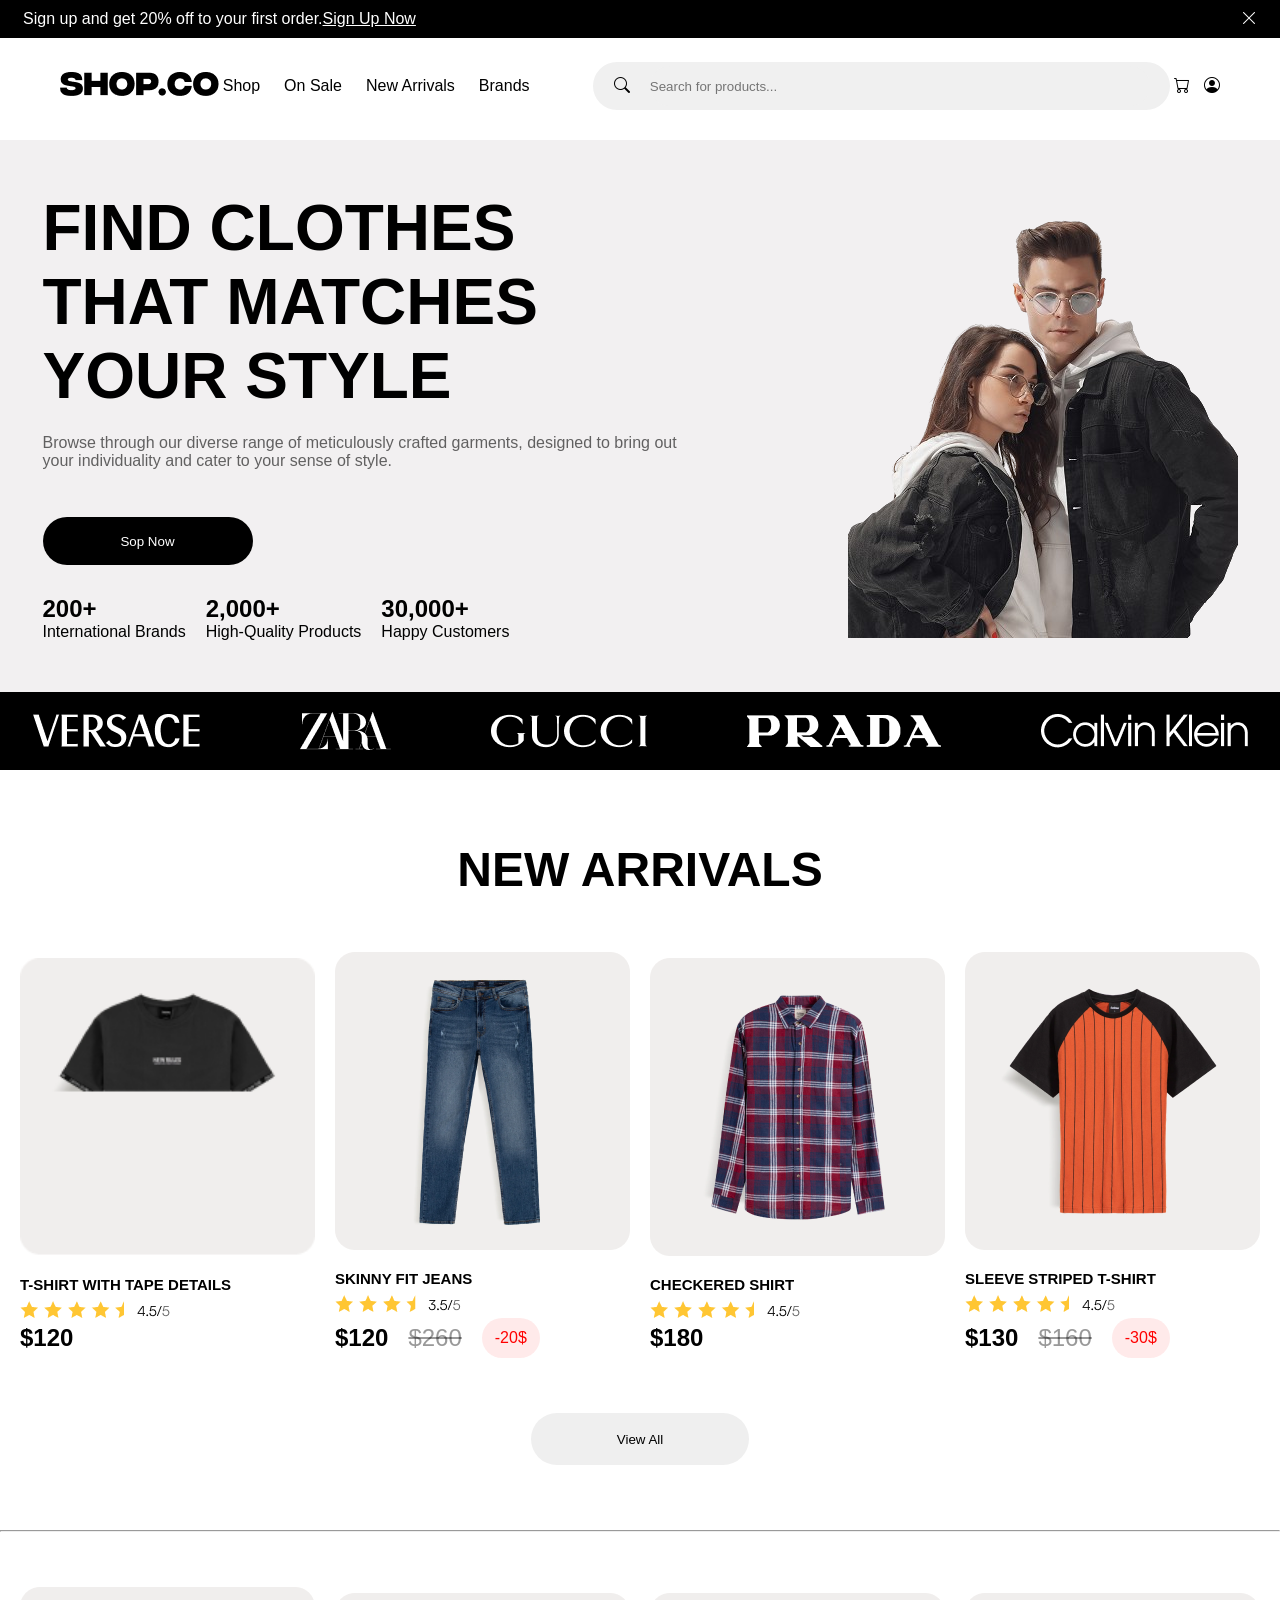
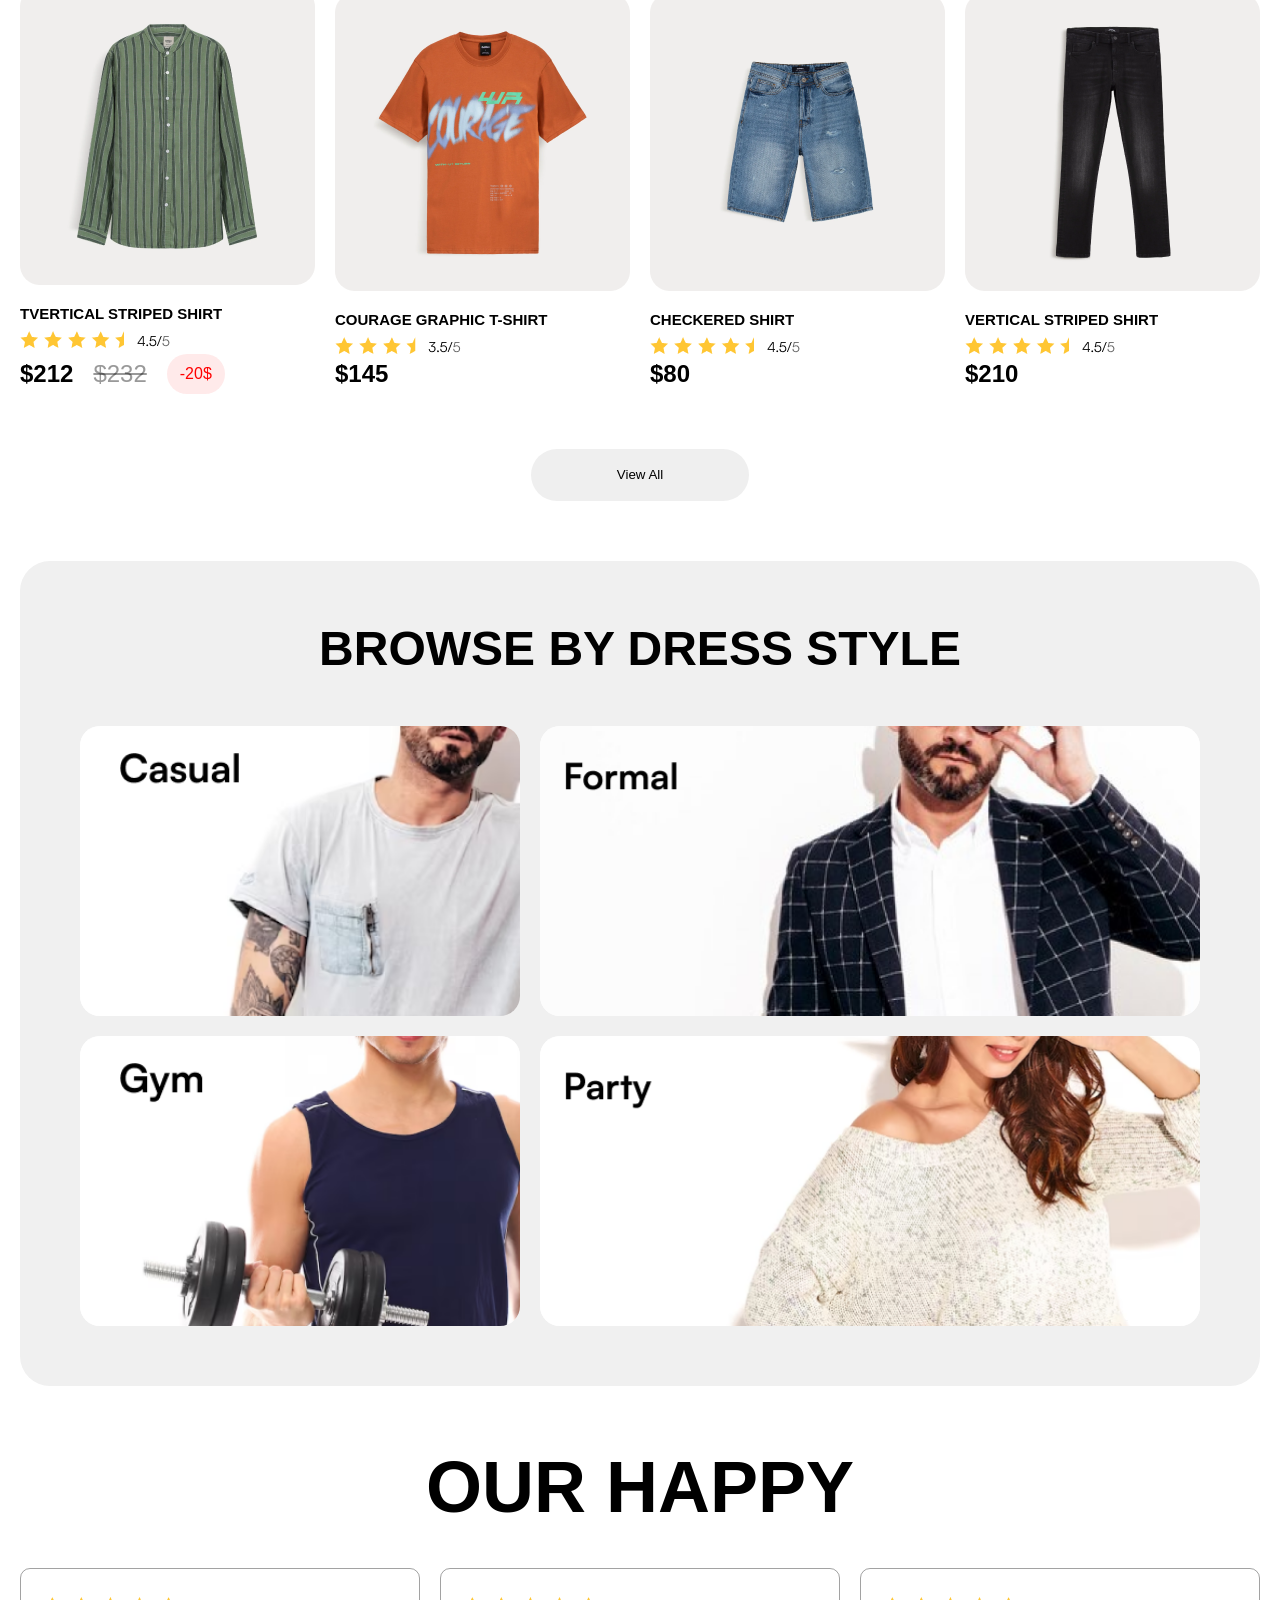
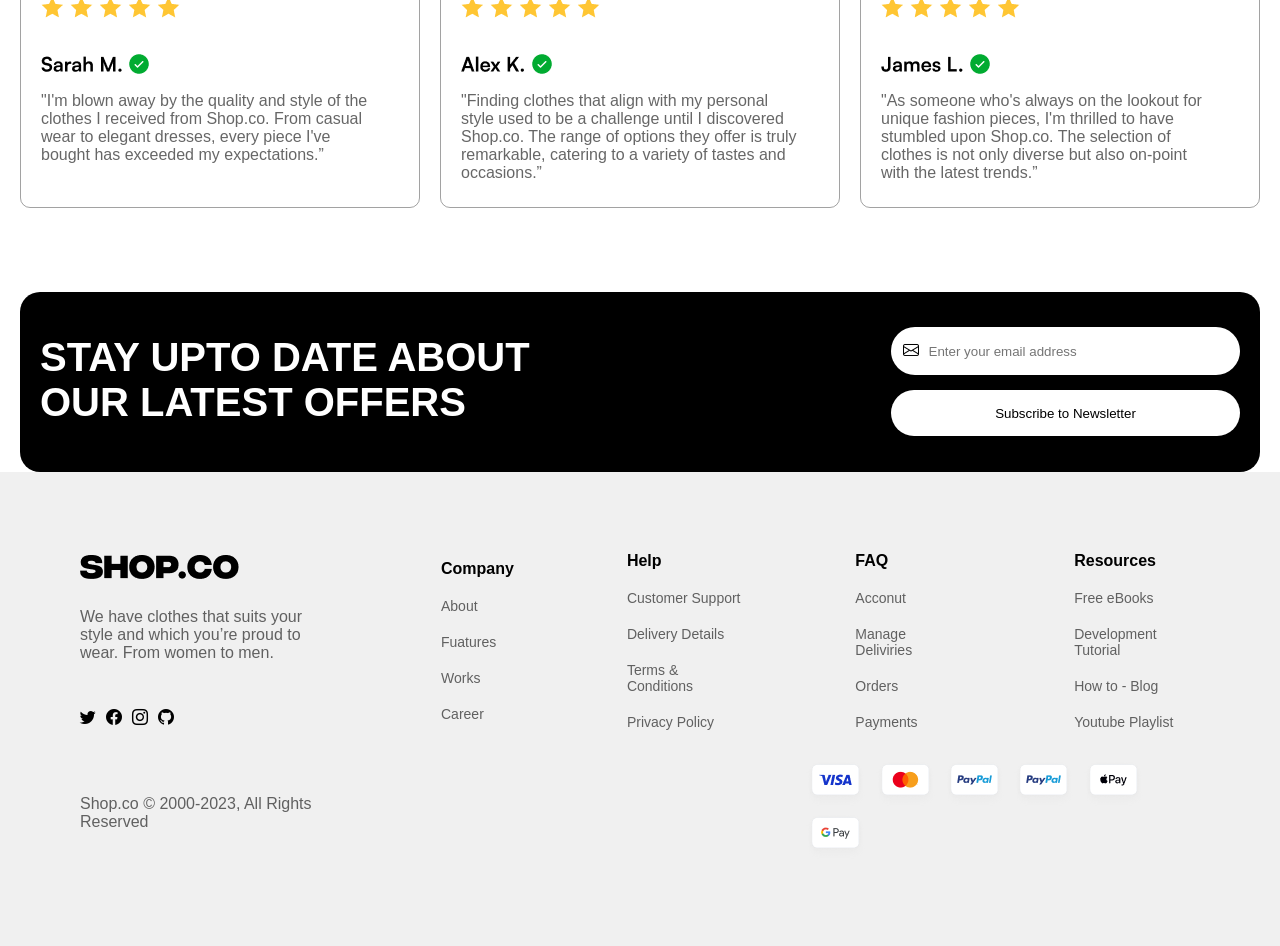
<file: index.html>
<!DOCTYPE html>
<html lang="en">
<head>
  <meta charset="UTF-8">
  <meta name="viewport" content="width=device-width, initial-scale=1.0">
  <title>Document</title>
  <link rel="stylesheet" href="./style.css">
  <link rel="stylesheet" href="https://cdn.jsdelivr.net/npm/bootstrap-icons@1.13.1/font/bootstrap-icons.min.css">
</head>
<body>
  <div class="display">
<div class="sign">
  <p>Sign up and get 20% off to your first order.</p>
  <u>Sign Up Now</u>
</div>
<div>
  <i class="i bi bi-x-lg"></i>
</div>

  </div>
<div class="container">

  <header class="header">

<div class="logo">
<img src="./SHOP.CO (1).png" alt="Logo">
</div>

<ul class="ul">
<li><a class="a" href="./savat.html">Shop</a></li>
<li><a class="a" href="">On Sale</a></li>
<li><a class="a" href="">New Arrivals</a></li>
<li><a class="a" href="">Brands</a></li>
</ul>

<div class="input">
<i class="bi bi-search"></i>
<input class="search" type="text" placeholder="Search for products...">
</div>

<div class="bi1">
<i class="bi bi-cart"></i>
<i class="bi bi-person-circle"></i>
</div>

</header>

</div>

<section class="section">
<div class="container">
<div class="display2">
<div>
  <h2 class="find">FIND CLOTHES THAT MATCHES YOUR STYLE</h2>
<p class="section-p">Browse through our diverse range of meticulously crafted garments, designed to bring out your individuality and cater to your sense of style.</p>
<button class="section-btn">Sop Now</button>
<div class="section-img">
<div>
  <h2>200+</h2>
  <p>International Brands</p>
</div>
<div>
  <h2>2,000+</h2>
  <p>High-Quality Products</p>
</div>
 <div>
  <h2>30,000+</h2>
  <p>Happy Customers</p>
 </div>
</div>
</div>

<div>
  <img src="./Rectangle_2__1_-removebg-preview.png" alt="">
</div>

</div>
</div>

</section>


<section class="section3">
<img src="./Group (1).png" alt="">
<img src="./zara-logo-1 1 (1).png" alt="">
<img src="./gucci-logo-1 1 (1).png" alt="">
<img src="./prada-logo-1 1 (2).png" alt="">
<img src="./Group (2) copy.png" alt="">
</section>



<h2 class="h2">NEW ARRIVALS</h2>

<section class="section4">

<div>
<img class="main" src="./Frame 32 (3).png" alt="">
<h3 class="h3">T-SHIRT WITH TAPE DETAILS</h3>
<img class="scr" src="Frame 35 (1).png" alt="">
<h2 class="png">$120</h2>
</div>

<div>
<img class="main" src="./Frame 33 (3).png" alt="">
<h3 class="h3">SKINNY FIT JEANS</h3>
<img class="scr" src="Frame 39.png" alt="">
<div class="flex">
  <h2 class="png">$120</h2>
  <del class="span">$260</del>
<p class="red">-20$</p>
</div>
</div>

<div>
<img class="main" src="./Frame 34 (1).png" alt="">
<h3 class="h3">CHECKERED SHIRT</h3>
<img class="scr" src="Frame 35 (1).png" alt="">
<h2 class="png">$180</h2>
</div>


<div>
<img class="main" src="./Frame 38 (3).png" alt="">
<h3 class="h3">SLEEVE STRIPED T-SHIRT</h3>
<img class="scr" src="Frame 35 (1).png" alt="">
<div class="flex">
  <h2 class="png">$130</h2>
  <del class="span">$160</del>
<p class="red">-30$</p>
</div>
</div>

</section>


<div style="text-align: center; margin-top: 36px;">
  <button class="section4-btn">View All</button>
</div>

<hr class="hr">


<section class="section4">

<div>
<img class="main" src="./Frame 32 (6).png" alt="">
<h3 class="h3">TVERTICAL STRIPED SHIRT</h3>
<img class="scr" src="Frame 35 (1).png" alt="">
<div class="flex">
  <h2 class="png">$212</h2>
  <del class="span">$232</del>
<p class="red">-20$</p>
</div>
</div>

<div>
<img class="main" src="./Frame 33 (6).png" alt="">
<h3 class="h3">COURAGE GRAPHIC T-SHIRT</h3>
<img class="scr" src="Frame 39.png" alt="">
  <h2 class="png">$145</h2>  
</div>

<div>
<img class="main" src="./Frame 34 (2).png" alt="">
<h3 class="h3">CHECKERED SHIRT</h3>
<img class="scr" src="Frame 35 (1).png" alt="">
<h2 class="png">$80</h2>
</div>


<div>
<img class="main" src="./Frame 38 (4).png" alt="">
<h3 class="h3">VERTICAL STRIPED SHIRT</h3>
<img class="scr" src="Frame 35 (1).png" alt="">
  <h2 class="png">$210</h2>
</div>

</section>


<div style="text-align: center; margin-top: 36px;">
  <button class="section4-btn">View All</button>
</div>


<section class="style-section">
<div class="style-container">

<h2 class="style-title">BROWSE BY DRESS STYLE</h2>

<div class="style-grid">

<div class="card small">

<img src="./Frame 61 (1).png" alt="">
</div>

<div class="card big">
<img src="./Frame 62 (3).png" alt="">
</div>

<div class="card big">
<img src="./Frame 63.png" alt="">
</div>

<div class="card small">
<img src="./Frame 64.png" alt="">
</div>

</div>

</div>
</section>
<div class="our">
  <h2>OUR HAPPY </h2>
</div>


<section class="section5">
<div class="border">
  <img class="war" src="./Frame 10.png" alt="">
  <br>
<img class="war" src="./Frame 31.png" alt="">
  <p  class="the">"I'm blown away by the quality and style of the clothes I received from Shop.co. From casual wear to elegant dresses, every piece I've bought has exceeded my expectations.”</p>
</div>

<div class="border">
  <img class="war" src="./Frame 10.png" alt="">
  <br>
<img class="war" src="./Frame 31 (2).png" alt="">
  <p  class="the">"Finding clothes that align with my personal style used to be a challenge until I discovered Shop.co. The range of options they offer is truly remarkable, catering to a variety of tastes and occasions.”</p>
</div>

<div class="border">
  <img class="war" src="./Frame 10.png" alt="">
  <br>
<img class="war" src="./Frame 31 (3).png" alt="">
  <p  class="the">"As someone who's always on the lookout for unique fashion pieces, I'm thrilled to have stumbled upon Shop.co. The selection of clothes is not only diverse but also on-point with the latest trends.”</p>
</div>
</section>



<div class="class">
<section class="section6">
<div>
<h2 class="stay">STAY UPTO DATE ABOUT OUR LATEST OFFERS</h2>
</div>
<div>
 <div class="enter">
  <i class="bi bi-envelope"></i>
  <input class="email" type="text" placeholder="Enter your email address">
 </div>
  <button class="to">Subscribe to Newsletter</button>
</div>
</section>


</div>



<section class="section7">
<div class="div">
<div>
<img src="./SHOP.CO (1).png" alt="">
<p class="have">We have clothes that suits your style and which you’re proud to wear. From women to men.</p>
<div class="link-flex">
  <a class="link" href="https://x.com/?lang=ru"><i class="bi bi-twitter"></i></a>
  <a class="link" href="https://www.facebook.com/?locale=ru_RU"><i class="bi bi-facebook"></i></a>
  <a class="link" href="https://www.instagram.com/"><i class="bi bi-instagram"></i></a>
  <a class="link" href="https://github.com/"><i class="bi bi-github"></i></a>
</div>
</div>
<div>
  <h4 class="conmany">Company</h4>
<p class="about">About</p>  
<p class="about">Fuatures</p>  
<p class="about">Works</p>  
<p class="about">Career</p>  
</div>
<div>
  <h4 class="conmany">Help</h4>
<p class="about">Customer Support</p>  
<p class="about">Delivery Details</p>  
<p class="about">Terms & Conditions</p>  
<p class="about">Privacy Policy</p>  
</div>
<div>
   <h4 class="conmany">FAQ</h4>
<p class="about">Acconut</p>  
<p class="about">Manage Deliviries</p>  
<p class="about">Orders</p>  
<p class="about">Payments</p>  
</div>
<div>
 <h4 class="conmany">Resources</h4>
<p class="about">Free eBooks</p>  
<p class="about">Development Tutorial</p>  
<p class="about">How to - Blog</p>  
<p class="about">Youtube Playlist</p>  
</div>
</div>

</div>




<div  class="badge">
<p style="color: #00000099; font-size: 16px;">Shop.co © 2000-2023, All Rights Reserved</p>
<div>
  <img src="./Badge.png" alt="">
  <img src="./Badge (1).png" alt="">
  <img src="./Badge (2).png" alt="">
  <img src="./Badge (2).png" alt="">
  <img src="./Badge (3).png" alt="">
<img src="./Badge (4).png" alt="">
</div>

</div>

</section>

</body>
</html>
</file>
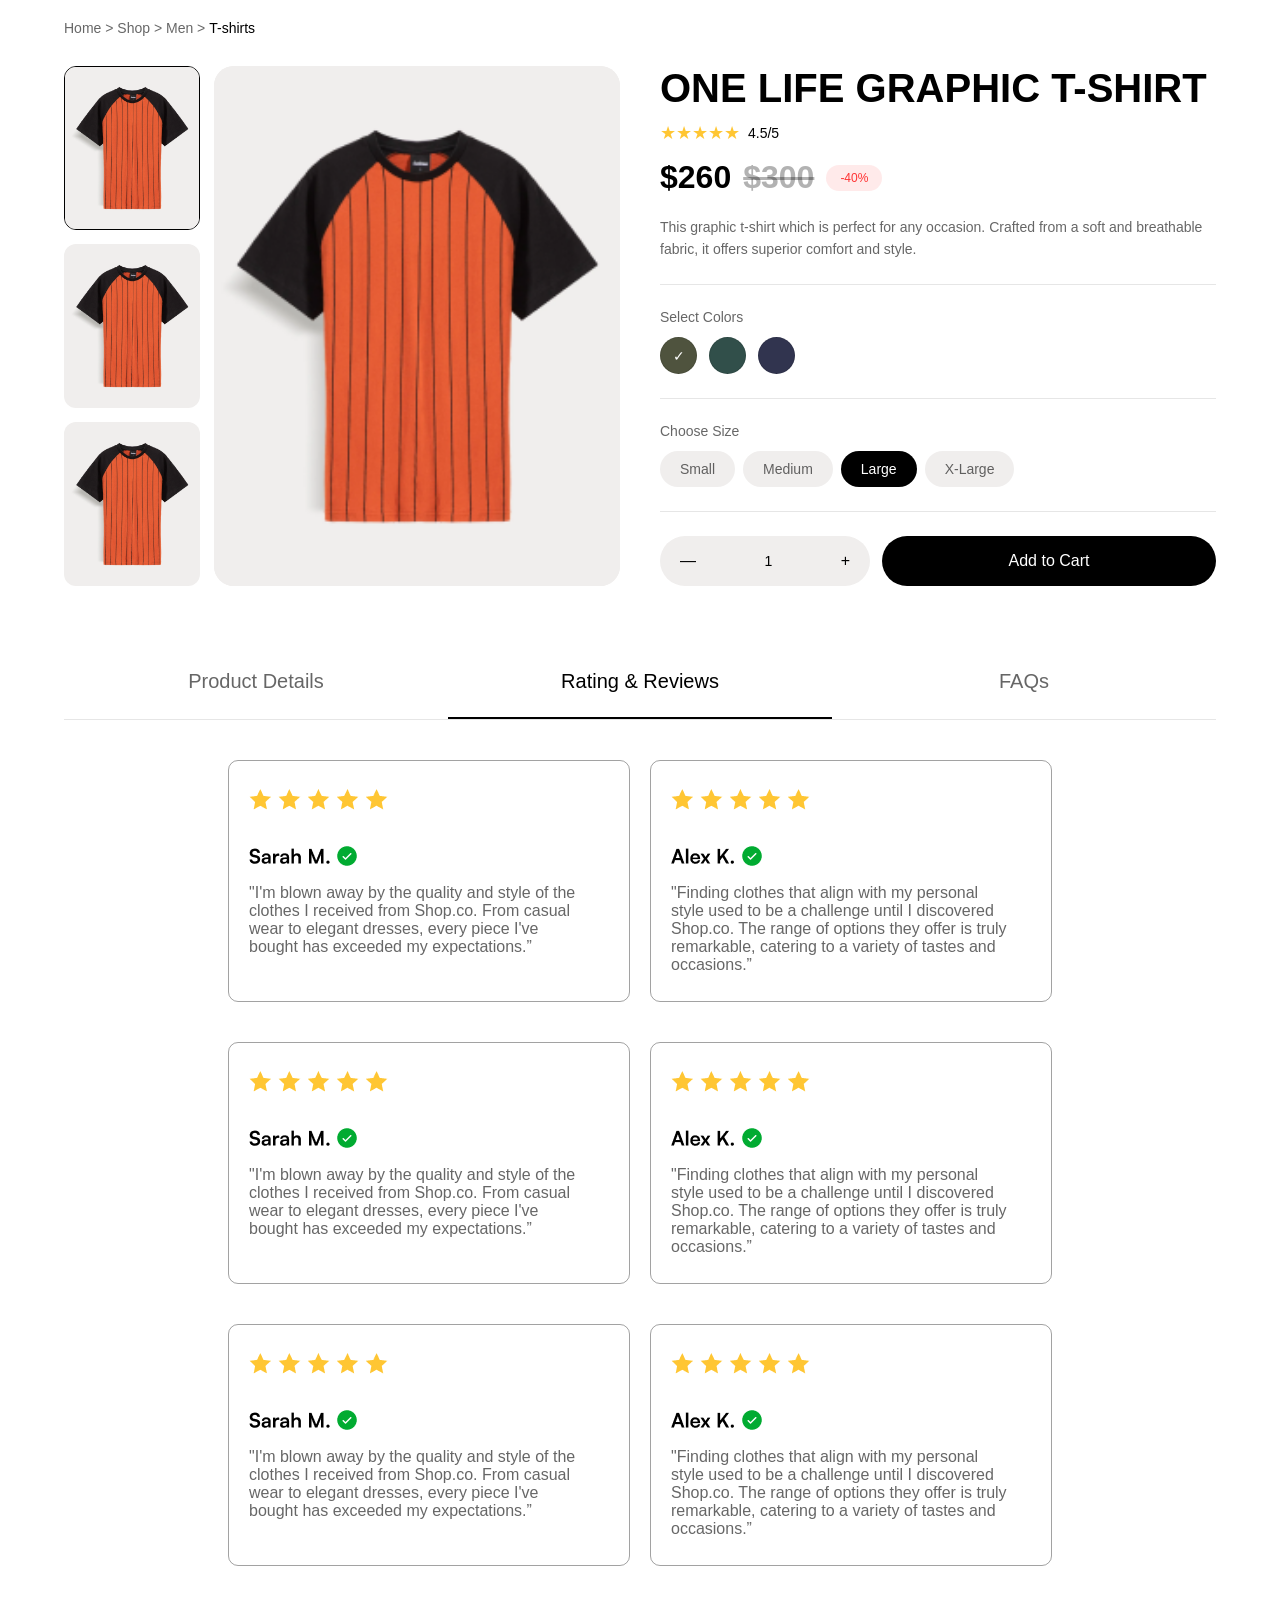
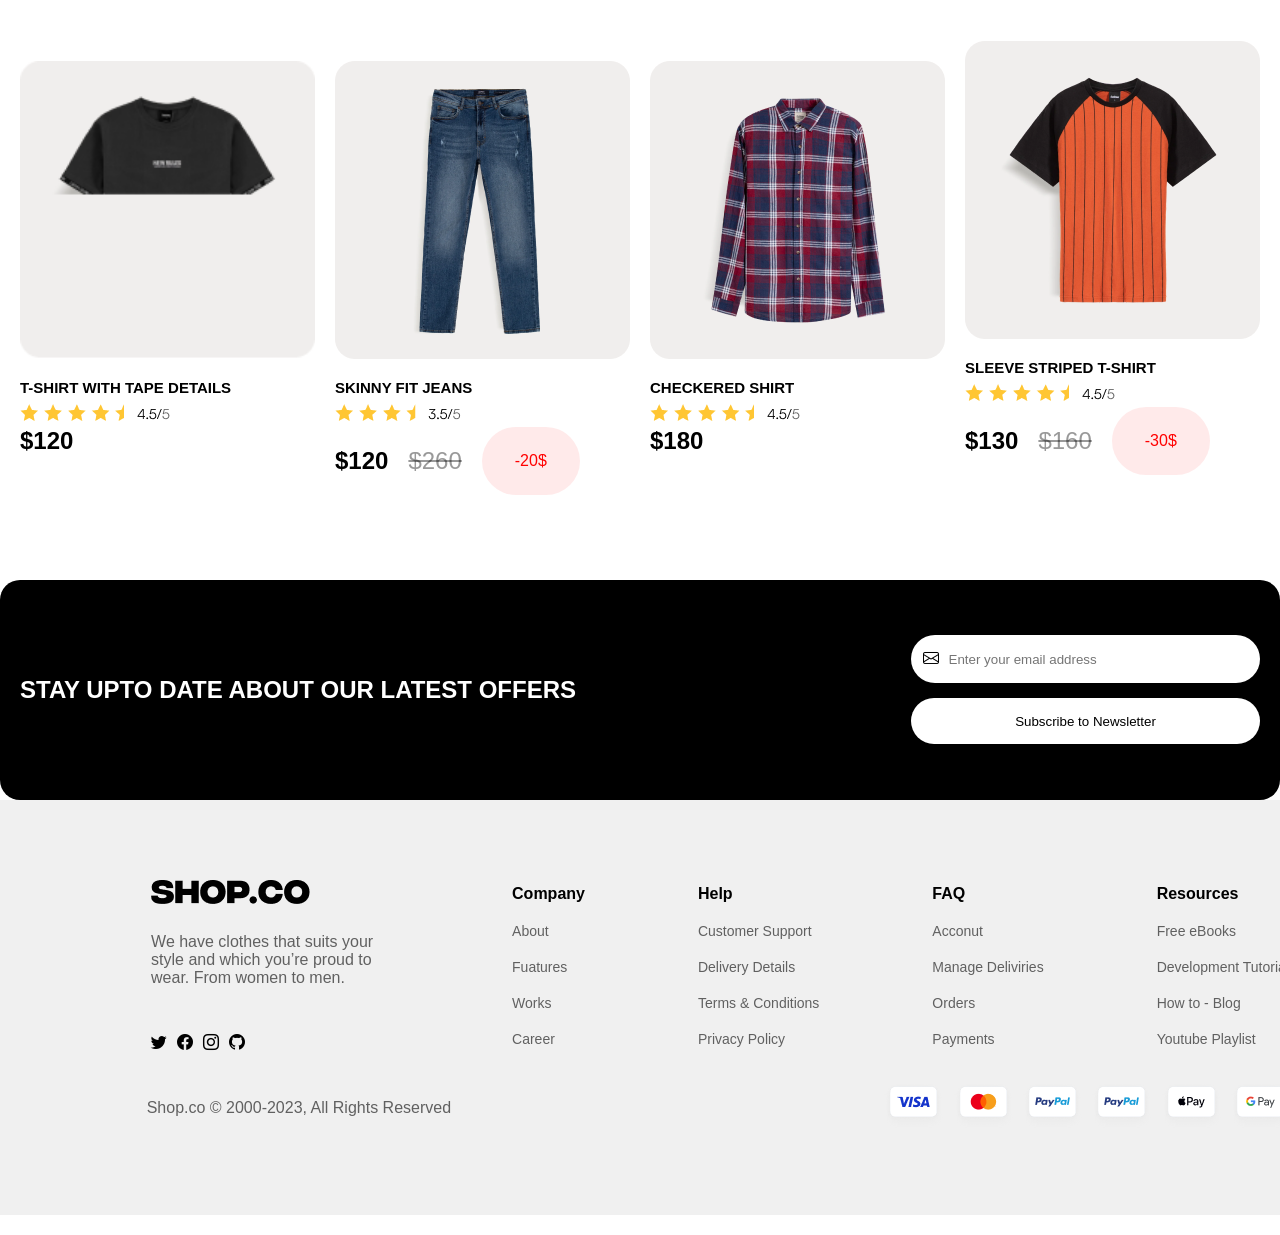
<file: savat.html>
<!DOCTYPE html>
<html lang="uz">
<head>
<meta charset="UTF-8">
<meta name="viewport" content="width=device-width, initial-scale=1.0">
<title>Shop.co - One Life Graphic T-Shirt</title>
<link rel="stylesheet" href="./savat.css">
<link rel="stylesheet" href="https://cdn.jsdelivr.net/npm/bootstrap-icons@1.13.1/font/bootstrap-icons.min.css">
</head>
<body>
<main class="product-page">
<div class="container">
            
<nav class="breadcrumbs">
<a href="#">Home</a> &gt; <a href="#">Shop</a> &gt; <a href="#">Men</a> &gt; <span class="current">T-shirts</span>
</nav>

<section class="product-detail">
<div class="product-gallery">
<div class="gallery__thumbnails">
<div class="gallery__thumb active"><img src="./Frame 38 (3).png" alt="T-shirt mini 1"></div>
<div class="gallery__thumb"><img src="./Frame 38 (3).png" alt="T-shirt mini 2"></div>
<div class="gallery__thumb"><img src="./Frame 38 (3).png" alt="T-shirt mini 3"></div>
</div>
<div class="gallery__main">
<img src="./Frame 38 (3).png" alt="One Life Graphic T-Shirt Asosiy">
</div>
</div>
<div class="product-info">
<h1 class="product-info__title">ONE LIFE GRAPHIC T-SHIRT</h1>
                    
<div class="product-info__rating">
<span class="stars">★★★★★</span>
<span class="rating-value">4.5/5</span>
</div>

<div class="product-info__price-container">
<span class="price-current">$260</span>
<span class="price-old">$300</span>
<span class="price-discount">-40%</span>
</div>

<p class="product-info__description">This graphic t-shirt which is perfect for any occasion. Crafted from a soft and breathable fabric, it offers superior comfort and style.</p>

<hr class="divider">

<div class="product-options">
<h3 class="options__title">Select Colors</h3>
<div class="options__colors">
<button class="color-btn color-btn--olive active" style="background-color: #4F533E;"></button>
<button class="color-btn color-btn--green" style="background-color: #314F4A;"></button>
<button class="color-btn color-btn--navy" style="background-color: #31344F;"></button>
</div>
</div>

<hr class="divider">

<div class="product-options">
<h3 class="options__title">Choose Size</h3>
<div class="options__sizes">
<button class="size-btn">Small</button>
<button class="size-btn">Medium</button>
<button class="size-btn active">Large</button>
<button class="size-btn">X-Large</button>
</div>
</div>
<hr class="divider">
<div class="product-actions">
<div class="quantity-selector">
<button class="qty-btn" id="minus">—</button>
<span class="qty-value">1</span>
<button class="qty-btn" id="plus">+</button>
</div>
<button class="add-to-cart-btn">Add to Cart</button>
</div>

</div>
</section>

<div class="product-tabs">
<button class="tab-item">Product Details</button>
<button class="tab-item active">Rating & Reviews</button>
<button class="tab-item">FAQs</button>
</div>

</div>
</main>


<section class="section5">
<div class="border">
  <img class="war" src="./Frame 10.png" alt="">
  <br>
<img class="war" src="./Frame 31.png" alt="">
  <p  class="the">"I'm blown away by the quality and style of the clothes I received from Shop.co. From casual wear to elegant dresses, every piece I've bought has exceeded my expectations.”</p>
</div>

<div class="border">
  <img class="war" src="./Frame 10.png" alt="">
  <br>
<img class="war" src="./Frame 31 (2).png" alt="">
  <p  class="the">"Finding clothes that align with my personal style used to be a challenge until I discovered Shop.co. The range of options they offer is truly remarkable, catering to a variety of tastes and occasions.”</p>
</div>


</section>

<section class="section5">
<div class="border">
  <img class="war" src="./Frame 10.png" alt="">
  <br>
<img class="war" src="./Frame 31.png" alt="">
  <p  class="the">"I'm blown away by the quality and style of the clothes I received from Shop.co. From casual wear to elegant dresses, every piece I've bought has exceeded my expectations.”</p>
</div>

<div class="border">
  <img class="war" src="./Frame 10.png" alt="">
  <br>
<img class="war" src="./Frame 31 (2).png" alt="">
  <p  class="the">"Finding clothes that align with my personal style used to be a challenge until I discovered Shop.co. The range of options they offer is truly remarkable, catering to a variety of tastes and occasions.”</p>
</div>


</section>

<section class="section5">
<div class="border">
  <img class="war" src="./Frame 10.png" alt="">
  <br>
<img class="war" src="./Frame 31.png" alt="">
  <p  class="the">"I'm blown away by the quality and style of the clothes I received from Shop.co. From casual wear to elegant dresses, every piece I've bought has exceeded my expectations.”</p>
</div>

<div class="border">
  <img class="war" src="./Frame 10.png" alt="">
  <br>
<img class="war" src="./Frame 31 (2).png" alt="">
  <p  class="the">"Finding clothes that align with my personal style used to be a challenge until I discovered Shop.co. The range of options they offer is truly remarkable, catering to a variety of tastes and occasions.”</p>
</div>


</section>





<section class="section4">

<div>
<img class="main" src="./Frame 32 (3).png" alt="">
<h3 class="h3">T-SHIRT WITH TAPE DETAILS</h3>
<img class="scr" src="Frame 35 (1).png" alt="">
<h2 class="png">$120</h2>
</div>

<div style="margin-top: 40px;">
<img class="main" src="./Frame 33 (3).png" alt="">
<h3 class="h3">SKINNY FIT JEANS</h3>
<img class="scr" src="Frame 39.png" alt="">
<div class="flex">
  <h2 class="png">$120</h2>
  <del class="span">$260</del>
<p class="red">-20$</p>
</div>
</div>

<div>
<img class="main" src="./Frame 34 (1).png" alt="">
<h3 class="h3">CHECKERED SHIRT</h3>
<img class="scr" src="Frame 35 (1).png" alt="">
<h2 class="png">$180</h2>
</div>


<div>
<img class="main" src="./Frame 38 (3).png" alt="">
<h3 class="h3">SLEEVE STRIPED T-SHIRT</h3>
<img class="scr" src="Frame 35 (1).png" alt="">
<div class="flex">
  <h2 class="png">$130</h2>
  <del class="span">$160</del>
<p class="red">-30$</p>
</div>
</div>

</section>


<div class="class">
<section class="section6">
<div>
<h2 class="stay">STAY UPTO DATE ABOUT OUR LATEST OFFERS</h2>
</div>
<div>
 <div class="enter">
  <i class="bi bi-envelope"></i>
  <input class="email" type="text" placeholder="Enter your email address">
 </div>
  <button class="to">Subscribe to Newsletter</button>
</div>
</section>


</div>


<section class="section7">
<div class="div">
<div>
<img src="./SHOP.CO (1).png" alt="">
<p class="have">We have clothes that suits your style and which you’re proud to wear. From women to men.</p>
<div class="link-flex">
  <a class="link" href="https://x.com/?lang=ru"><i class="bi bi-twitter"></i></a>
  <a class="link" href="https://www.facebook.com/?locale=ru_RU"><i class="bi bi-facebook"></i></a>
  <a class="link" href="https://www.instagram.com/"><i class="bi bi-instagram"></i></a>
  <a class="link" href="https://github.com/"><i class="bi bi-github"></i></a>
</div>
</div>
<div>
  <h4 class="conmany">Company</h4>
<p class="about">About</p>  
<p class="about">Fuatures</p>  
<p class="about">Works</p>  
<p class="about">Career</p>  
</div>
<div>
  <h4 class="conmany">Help</h4>
<p class="about">Customer Support</p>  
<p class="about">Delivery Details</p>  
<p class="about">Terms & Conditions</p>  
<p class="about">Privacy Policy</p>  
</div>
<div>
   <h4 class="conmany">FAQ</h4>
<p class="about">Acconut</p>  
<p class="about">Manage Deliviries</p>  
<p class="about">Orders</p>  
<p class="about">Payments</p>  
</div>
<div>
 <h4 class="conmany">Resources</h4>
<p class="about">Free eBooks</p>  
<p class="about">Development Tutorial</p>  
<p class="about">How to - Blog</p>  
<p class="about">Youtube Playlist</p>  
</div>
</div>

</div>




<div  class="badge">
<p style="color: #00000099; font-size: 16px;">Shop.co © 2000-2023, All Rights Reserved</p>
<div>
  <img src="./Badge.png" alt="">
  <img src="./Badge (1).png" alt="">
  <img src="./Badge (2).png" alt="">
  <img src="./Badge (2).png" alt="">
  <img src="./Badge (3).png" alt="">
<img src="./Badge (4).png" alt="">
</div>

</div>

</section>







</body>
</html>
</file>
<file: style.css>
*{
margin: 0;
padding: 0;box-sizing: border-box;
}

body{
font-family: 'Lucida Sans', 'Lucida Sans Regular', 'Lucida Grande', 'Lucida Sans Unicode', Geneva, Verdana, sans-serif;
}

.display{
background-color: black;
display: flex;
color: white;
justify-content: center;
align-items: center;
width: 100%;
}

.sign{
display: flex;
height: 38px;
align-items: center;
justify-content: center;
}

.i{
padding-left: 825px;
}


.container{
max-width: 1240px;
width: 100%;
margin: 0 auto;
padding: 0 20px;
}

.header{
display: flex;
justify-content: space-between;
align-items: center;
margin-top: 24px;
}

.ul{
display: flex;
align-items: center;
gap: 24px;
list-style: none;
}

.a{
  text-decoration: none;
  color: black;
}

.bi1{
display: flex;
justify-content: center;
align-items: center;
gap: 14px;


}

.input{
background-color: #F0F0F0;
width: 577px;
height: 48px;
border-radius: 62px;
display: flex;
justify-content: center;
align-items: center;
gap: 20px;
margin-left: 60px;

}

.search{
width: 500px;
height: 40px;
border-radius: 62px;
background-color: #F0F0F0;
border: none;
outline: none;
}





.section{
background-color: #F2F0F1;

padding: 50px;
margin-top: 30px;
}   


.container{
max-width: 1200px;
width: 100%;
margin: 0 auto;
padding: 0 20px;
}

.find{
width: 577px;
height: 173px;
font-size: 64px;
}

.section-p{
width: 645px;
height: 33px;
font-size: 16px;
color: #00000099;
margin-top: 70px;
}

.display2{
display: flex;
justify-content: center;
align-items: center;
gap: 160px;
}

.section-btn{
width: 210px;
height: 48px;
background-color: black;
color: white;
border-radius: 62px;
border: none;
margin-top: 50px;
}

.section-img{
display: flex;
align-items: center;
gap: 20px;
margin-top: 30px;

}

.section3 {
background-color: black;
display: flex;
justify-content: center;
align-items: center;
gap: 100px;
padding: 20px;
}

.section4{
display: flex;
justify-content: center;
align-items: center;
gap: 20px;
margin: 55px;

}

.h2{
font-size: 48px;
text-align: center;
margin-top: 72px;
}


.h3{
font-size: 15px;
margin-top: 16px;
}
.scr{
margin-top: 8.26px;
}

.png{
 
font-size: 24px;
}

.span{
color: #00000066;
font-size: 24px;

}

.red{
background-color: #FF33331A;
color: red;
width: 58px;
height: 28px;
border-radius: 62px;
display: flex;
justify-content: center;
align-items: center;
padding: 20px;
}

.flex{
display: flex;
gap: 20px;
align-items: center;
}

.main{
width: 295px;
height: 298px;
}


.section4-btn{
width: 218px;
height: 52px;
border-radius: 62px;
border: none;


}

.hr{
width: 100%;
margin-top: 65px;
background-color: #0000001A;

}



.display3{
display: flex;
align-items: center;
gap: 20px;
}

.casual{
display: flex;
align-items: center;
justify-content: center;
  background-color: #F0F0F0;
width: 100%;
}

.style-section{
display:flex;
justify-content:center;
padding:60px 20px;
}

.style-container{
max-width:1240px;
width:100%;
background:#F0F0F0;
border-radius:30px;
padding:60px;
}

.style-title{
text-align:center;
font-size:48px;
font-weight:700;
margin-bottom:50px;
}

.style-grid{
display:grid;
grid-template-columns:1fr 1.5fr;
gap:20px;
}

.card{
background:#fff;
border-radius:20px;
overflow:hidden;
position:relative;
height:290px;
}

.card h3{
position:absolute;
top:25px;
left:25px;
font-size:32px;
font-weight:700;
z-index:2;
}

.card img{
width:100%;
height:100%;
object-fit:cover;
}

.small{
grid-column:span 1;
}

.big{
grid-column:span 1;
}

.our{
font-size: 48px;
text-align: center;
}

.border{
border: solid 1px rgba(0, 0, 0, 0.363);
width: 400px;
height: 240px;
border-radius: 10px;
}

.the{
  width: 336px;
  height: 88px;
  color: #00000099;
  font-size: 16px;
margin-left: 20px;
margin-top: 12px;
}
.war{
  margin-top: 28px;
margin-left: 20px;
}

.section5{
display: flex;
justify-content: center;
align-items: center;
gap: 20px;
margin-top: 40px;
}




.stay{
font-size: 40px;
width: 551px;
height: 94px;
}

.section6{
background-color: black;
width: 1240px;
height: 180px;
border-radius: 20px;
color: white;
  display: flex;
  justify-content: space-between;
  align-items: center;
padding: 20px;
}

.to{
width: 349px;
height: 46px;
border-radius: 62px;
border: none;
background-color: white;
margin-top: 15px;
}

.enter{
background-color: white;
  width: 349px;
height: 48px;
border-radius: 62px;
display: flex;
justify-content: center;
align-items: center;
gap: 10px;
color: black;
}


.email{
width: 300px;
height: 40px;
border-radius: 62px;
border: none;
outline: none;
}


.class{
display: flex;
justify-content: center;
align-items: center;
margin-top: 84.42px;

}




.section7{
width: 100%;
background-color: #F0F0F0;
padding: 80px;
}



.div{
display: flex;
justify-content: center;
align-items: center;
gap: 113px;
}

.have{
color: #00000099;
width: 248px;
height: 66px;
margin-top: 25px;
}

.hr2{
width: 1400px;
height: 0px;
color: #0000001A;
display: flex;
justify-content: center;
margin-top: 50px;
}

.badge{
display: flex;
justify-content: center;
align-items: center;
gap: 430px;
margin-top: 30px;
}

.link{
color: black;
}

.company{
font-family: 'Lucida Sans', 'Lucida Sans Regular', 'Lucida Grande', 'Lucida Sans Unicode', Geneva, Verdana, sans-serif;
font-size: 16px;
}

.about{
font-size: 14px;
color: #00000099;
margin-top: 20px;
}

.link-flex{
display: flex;
align-items: center;
gap: 10px;
margin-top: 35px;
}



@media (max-width: 768px) {

.section7{
padding: 50px 20px;
}

.div{
flex-wrap: wrap;
justify-content: center;
gap: 40px;
text-align: center;
}

.have{
width: 100%;
height: auto;
}



.badge{
flex-direction: column;
gap: 20px;
text-align: center;
}

.link-flex{
justify-content: center;
flex-wrap: wrap;
}

.company{
font-size: 15px;
}

.about{
font-size: 14px;
}
}


@media (max-width: 480px) {

.section7{
padding: 30px 15px;
}

.div{
flex-direction: column;
gap: 30px;
text-align: center;
}

.have{
width: 100%;
margin-top: 15px;
font-size: 14px;
}

.hr2{
width: 100%;
margin-top: 30px;
}

.badge{
flex-direction: column;
gap: 15px;
}

.company{
font-size: 14px;
}

.about{
font-size: 13px;
margin-top: 10px;
}

.link-flex{
justify-content: center;
gap: 8px;
flex-wrap: wrap;
margin-top: 20px;
}
}



@media (max-width: 992px) {

.section6{
width: 95%;
height: auto;
flex-direction: column;
text-align: center;
gap: 30px;
padding: 30px 20px;
}

.to,
.enter{
width: 320px;
}

.email{
width: 260px;
}

.class{
margin-top: 60px;
}

}


@media (max-width: 768px) {

.section6{
width: 95%;
padding: 25px 15px;
border-radius: 15px;
}

.to,
.enter{
width: 100%;
max-width: 320px;
}

.email{
width: 85%;
}

.class{
margin-top: 40px;
}

}



@media (max-width: 480px) {

.section6{
width: 100%;
padding: 20px 10px;
border-radius: 12px;
}

.to,
.enter{
width: 100%;
}

.email{
width: 80%;
font-size: 14px;
}

.class{
margin-top: 30px;
}

}


@media (max-width: 992px){

.section5{
flex-wrap: wrap;
gap: 20px;
}

.border{
width: 350px;
height: auto;
padding: 20px;
}

.the{
width: 100%;
height: auto;
margin: 15px 0;
font-size: 15px;
}

.war{
margin: 20px 0 0;
}

}



@media (max-width: 768px){

.section5{
flex-direction: column;
align-items: center;
gap: 20px;
}

.border{
width: 90%;
height: auto;
padding: 20px;
}

.the{
width: 100%;
height: auto;
font-size: 14px;
margin: 15px 0;
}

.war{
margin: 20px 0 0;
}

}


@media (max-width: 480px){

.border{
width: 100%;
border-radius: 8px;
padding: 15px;
}

.the{
font-size: 13px;
}

.war{
width: 130px;
}

}



@media (max-width:992px){

.style-container{
padding:40px 20px;
}

.style-title{
font-size:36px;
}

.style-grid{
grid-template-columns:1fr 1fr;
}

.card{
height:230px;
}

.card h3{
font-size:26px;
}

}


@media (max-width:768px){

.style-grid{
grid-template-columns:1fr;
}

.card{
height:220px;
}

.style-title{
font-size:28px;
}

.style-container{
border-radius:20px;
padding:20px;
}

.card h3{
font-size:22px;
}

}

@media (max-width: 768px) {

.h2{
font-size: 36px;
margin-top: 50px;
}

.section4{
flex-wrap: wrap;
justify-content: center;
gap: 30px;
margin: 30px 20px;
}
.main{
width: 250px;
height: auto;
}

.png,
.span{
font-size: 20px;
}

.red{
width: 55px;
height: 25px;
font-size: 14px;
padding: 12px;
}

.flex{
gap: 12px;
}
}


@media (max-width: 480px) {

.h2{
font-size: 28px;
margin-top: 35px;
}

.section4{
flex-direction: column;
align-items: center;
gap: 25px;
margin: 20px 15px;
}

.main{
width: 100%;
max-width: 280px;
height: auto;
}

.h3{
font-size: 14px;
}
.png,
.span{
font-size: 18px;
}

.red{
width: 50px;
height: 24px;
font-size: 12px;
padding: 10px;
}

.flex{
gap: 10px;
flex-wrap: wrap;
}
.scr{
width: 100px;
height: auto;
}
}


@media (max-width: 768px) {

.section3 {
gap: 50px;
padding: 15px;
flex-wrap: wrap;
}
}


@media (max-width: 480px) {

.section3 {
flex-direction: column;
gap: 20px;
text-align: center;
padding: 20px 10px;
}
}



@media (max-width: 768px){

.conteiner{
padding: 0 20px;
}

.display2{
flex-direction: column;
gap: 40px;
text-align: center;
}

.find{
width: 100%;
height: auto;
font-size: 42px;
}

.section-p{
width: 100%;
height: auto;
margin-top: 20px;
}

.section-btn{
display: block;
margin: 30px auto;
}

.section-img{
justify-content: center;
flex-wrap: wrap;
gap: 20px;
}

.section-img img{
width: 120px;
}

.display2 img{
width: 100%;
max-width: 400px;
}

}

@media (max-width: 480px){

.section{
padding: 25px 15px;
}

.find{
font-size: 30px;
}

.section-p{
font-size: 14px;
line-height: 24px;
}

.section-btn{
width: 180px;
height: 45px;
}

.section-img{
flex-direction: column;
align-items: center;
}

.section-img img{
width: 140px;
}

.display2 img{
width: 100%;
}

}




@media (max-width: 992px){

  .header{
gap: 15px;
  }

  .ul{
gap: 15px;
margin-left: 20px;
  }

  .input{
width: 350px;
margin-left: 20px;
  }

  .search{
width: 280px;
  }

  .bi1{
margin-left: 20px;
  }

}




@media (max-width: 768px){

  .header{
flex-wrap: wrap;
gap: 20px;
justify-content: center;
  }

  .ul{
margin-left: 0;
gap: 15px;
flex-wrap: wrap;
justify-content: center;
  }

  .input{
width: 100%;
max-width: 500px;
margin-left: 0;
padding: 0 15px;
  }

  .search{
width: 100%;
  }

  .bi1{
margin-left: 0;
  }

}




@media (max-width: 480px){

  .header{
flex-direction: column;
gap: 15px;
  }

  .ul{
flex-direction: column;
gap: 10px;
margin-left: 0;
text-align: center;
  }

  .input{
width: 90%;
height: 45px;
margin-left: 0;
gap: 10px;
  }

  .search{
width: 100%;
font-size: 14px;
  }

  .bi1{
margin-left: 0;
gap: 20px;
  }

}





@media (max-width: 992px){
.i{
padding-left: 500px;
}
}

@media (max-width: 768px){
.display{
padding: 10px;
justify-content: space-between;}

.i{
padding-left: 200px;
}

.sign{
font-size: 14px;
}
}

@media (max-width: 480px){
.display{
flex-direction: column;
gap: 8px;
text-align: center;
padding: 10px 0;
}

.i{
padding-left: 0;
}

.sign{
font-size: 12px;
height: auto;
}
}
</file>
<file: savat.css>
* {
    margin: 0;
    padding: 0;
    box-box-sizing: border-box;
}

body {
    font-family: 'Satoshi', sans-serif;
    color: #000000;
    background-color: #ffffff;
    padding: 20px 0;
}

.container {
    width: 90%;
    max-width: 1240px;
    margin: 0 auto;
}

.divider {
    border: 0;
    border-top: 1px solid #E6E6E6;
    margin: 24px 0;
}


.breadcrumbs {
    font-size: 14px;
    color: rgba(0, 0, 0, 0.6);
    margin-bottom: 30px;
}

.breadcrumbs a {
    color: inherit;
    text-decoration: none;
}

.breadcrumbs .current {
    color: #000000;
    font-weight: 500;
}


.product-detail {
    display: grid;
    grid-template-columns: 1fr; 
    gap: 40px;
    margin-bottom: 60px;
}


.product-gallery {
    display: flex;
    flex-direction: column-reverse; 
    gap: 14px;
}

.gallery__thumbnails {
    display: flex;
    gap: 14px;
    justify-content: space-between;
}

.gallery__thumb {
    flex: 1;
    background: #F0EEED;
    border-radius: 12px;
    overflow: hidden;
    cursor: pointer;
    aspect-ratio: 1 / 1;
    display: flex;
    align-items: center;
    justify-content: center;
    border: 1px solid transparent;
}

.gallery__thumb.active {
    border-color: #000;
}

.gallery__thumb img, .gallery__main img {
    width: 100%;
    height: 100%;
    object-fit: cover;
}

.gallery__main {
    background: #F0EEED;
    border-radius: 20px;
    overflow: hidden;
    aspect-ratio: 1 / 1;
}


.product-info__title {
    font-family: 'Integral CF', 'Arial Black', sans-serif;
    font-size: 28px;
    font-weight: 700;
    line-height: 1.1;
    margin-bottom: 12px;
}

.product-info__rating {
    display: flex;
    align-items: center;
    gap: 8px;
    margin-bottom: 15px;
}

.product-info__rating .stars {
    color: #FFC633;
    font-size: 18px;
}

.product-info__rating .rating-value {
    font-size: 14px;
    color: #000000;
}


.product-info__price-container {
    display: flex;
    align-items: center;
    gap: 12px;
    margin-bottom: 20px;
}

.price-current {
    font-size: 24px;
    font-weight: 700;
}

.price-old {
    font-size: 24px;
    font-weight: 700;
    color: rgba(0, 0, 0, 0.3);
    text-decoration: line-through;
}

.price-discount {
    background: rgba(255, 51, 51, 0.1);
    color: #FF3333;
    font-size: 12px;
    font-weight: 500;
    padding: 6px 14px;
    border-radius: 62px;
}

.product-info__description {
    font-size: 14px;
    line-height: 22px;
    color: rgba(0, 0, 0, 0.6);
}


.options__title {
    font-size: 14px;
    font-weight: 400;
    color: rgba(0, 0, 0, 0.6);
    margin-bottom: 12px;
}

.options__colors {
    display: flex;
    gap: 12px;
}

.color-btn {
    width: 37px;
    height: 37px;
    border-radius: 50%;
    border: 1px solid rgba(0,0,0,0.1);
    cursor: pointer;
    position: relative;
}

.color-btn.active::after {
    content: '✓';
    color: white;
    position: absolute;
    top: 50%;
    left: 50%;
    transform: translate(-50%, -50%);
    font-size: 14px;
}

.options__sizes {
    display: flex;
    gap: 8px;
    flex-wrap: wrap;
}

.size-btn {
    background: #F0EEED;
    border: none;
    padding: 10px 20px;
    border-radius: 62px;
    font-size: 14px;
    color: rgba(0, 0, 0, 0.6);
    cursor: pointer;
    transition: 0.2s ease;
}

.size-btn.active, .size-btn:hover {
    background: #000000;
    color: #ffffff;
}


.product-actions {
    display: flex;
    gap: 12px;
}

.quantity-selector {
    background: #F0EEED;
    border-radius: 62px;
    display: flex;
    align-items: center;
    justify-content: space-between;
    width: 110px;
    padding: 12px 16px;
}

.qty-btn {
    background: none;
    border: none;
    font-size: 16px;
    cursor: pointer;
}

.qty-value {
    font-weight: 500;
    font-size: 14px;
}

.add-to-cart-btn {
    flex: 1;
    background: #000000;
    color: #ffffff;
    border: none;
    border-radius: 62px;
    font-size: 14px;
    font-weight: 500;
    cursor: pointer;
    transition: 0.3s ease;
}

.add-to-cart-btn:hover {
    background: #333333;
}

.product-tabs {
    display: flex;
    border-bottom: 1px solid #E6E6E6;
    margin-top: 50px;
}

.tab-item {
    flex: 1;
    background: none;
    border: none;
    padding: 15px 0;
    font-size: 14px;
    color: rgba(0, 0, 0, 0.6);
    cursor: pointer;
    text-align: center;
    border-bottom: 2px solid transparent;
}

.tab-item.active {
    color: #000000;
    font-weight: 500;
    border-bottom: 2px solid #000000;
}



.border{
border: solid 1px rgba(0, 0, 0, 0.363);
width: 400px;
height: 240px;
border-radius: 10px;
}

.the{
  width: 336px;
  height: 88px;
  color: #00000099;
  font-size: 16px;
margin-left: 20px;
margin-top: 12px;
}
.war{
  margin-top: 28px;
margin-left: 20px;
}

.section5{
display: flex;
justify-content: center;
align-items: center;
gap: 20px;
margin-top: 40px;
}







.section4{
display: flex;
justify-content: center;
align-items: center;
gap: 20px;
margin: 55px;

}

.h2{
font-size: 48px;
text-align: center;
margin-top: 72px;
}


.h3{
font-size: 15px;
margin-top: 16px;
}
.scr{
margin-top: 8.26px;
}

.png{
 
font-size: 24px;
}

.span{
color: #00000066;
font-size: 24px;

}

.red{
background-color: #FF33331A;
color: red;
width: 58px;
height: 28px;
border-radius: 62px;
display: flex;
justify-content: center;
align-items: center;
padding: 20px;
}

.flex{
display: flex;
gap: 20px;
align-items: center;
}
.main{
width: 295px;
height: 298px;
}


.section6{
background-color: black;
width: 1240px;
height: 180px;
border-radius: 20px;
color: white;
  display: flex;
  justify-content: space-between;
  align-items: center;
padding: 20px;
}

.to{
width: 349px;
height: 46px;
border-radius: 62px;
border: none;
background-color: white;
margin-top: 15px;
}

.enter{
background-color: white;
  width: 349px;
height: 48px;
border-radius: 62px;
display: flex;
justify-content: center;
align-items: center;
gap: 10px;
color: black;
}


.email{
width: 300px;
height: 40px;
border-radius: 62px;
border: none;
outline: none;
}


.class{
display: flex;
justify-content: center;
align-items: center;
margin-top: 84.42px;

}


.section7{
width: 100%;
background-color: #F0F0F0;
padding: 80px;
}



.div{
display: flex;
justify-content: center;
align-items: center;
gap: 113px;
}

.have{
color: #00000099;
width: 248px;
height: 66px;
margin-top: 25px;
}

.hr2{
width: 1400px;
height: 0px;
color: #0000001A;
display: flex;
justify-content: center;
margin-top: 50px;
}

.badge{
display: flex;
justify-content: center;
align-items: center;
gap: 430px;
margin-top: 30px;
}

.link{
color: black;
}

.company{
font-family: 'Lucida Sans', 'Lucida Sans Regular', 'Lucida Grande', 'Lucida Sans Unicode', Geneva, Verdana, sans-serif;
font-size: 16px;
}

.about{
font-size: 14px;
color: #00000099;
margin-top: 20px;
}

.link-flex{
display: flex;
align-items: center;
gap: 10px;
margin-top: 35px;
}



@media (max-width: 768px) {

.section7{
padding: 50px 20px;
}

.div{
flex-wrap: wrap;
justify-content: center;
gap: 40px;
text-align: center;
}

.have{
width: 100%;
height: auto;
}



.badge{
flex-direction: column;
gap: 20px;
text-align: center;
}

.link-flex{
justify-content: center;
flex-wrap: wrap;
}

.company{
font-size: 15px;
}

.about{
font-size: 14px;
}
}


@media (max-width: 480px) {

.section7{
padding: 30px 15px;
}

.div{
flex-direction: column;
gap: 30px;
text-align: center;
}

.have{
width: 100%;
margin-top: 15px;
font-size: 14px;
}

.hr2{
width: 100%;
margin-top: 30px;
}

.badge{
flex-direction: column;
gap: 15px;
}

.company{
font-size: 14px;
}

.about{
font-size: 13px;
margin-top: 10px;
}

.link-flex{
justify-content: center;
gap: 8px;
flex-wrap: wrap;
margin-top: 20px;
}
}






@media (max-width: 992px) {

.section6{
width: 95%;
height: auto;
flex-direction: column;
text-align: center;
gap: 30px;
padding: 30px 20px;
}

.to,
.enter{
width: 320px;
}

.email{
width: 260px;
}

.class{
margin-top: 60px;
}

}


@media (max-width: 768px) {

.section6{
width: 95%;
padding: 25px 15px;
border-radius: 15px;
}

.to,
.enter{
width: 100%;
max-width: 320px;
}

.email{
width: 85%;
}

.class{
margin-top: 40px;
}

}



@media (max-width: 480px) {

.section6{
width: 100%;
padding: 20px 10px;
border-radius: 12px;
}

.to,
.enter{
width: 100%;
}

.email{
width: 80%;
font-size: 14px;
}

.class{
margin-top: 30px;
}

}

@media (max-width: 768px) {

.h2{
font-size: 36px;
margin-top: 50px;
}

.section4{
flex-wrap: wrap;
justify-content: center;
gap: 30px;
margin: 30px 20px;
}
.main{
width: 250px;
height: auto;
}

.png,
.span{
font-size: 20px;
}

.red{
width: 55px;
height: 25px;
font-size: 14px;
padding: 12px;
}

.flex{
gap: 12px;
}
}


@media (max-width: 480px) {

.h2{
font-size: 28px;
margin-top: 35px;
}

.section4{
flex-direction: column;
align-items: center;
gap: 25px;
margin: 20px 15px;
}

.main{
width: 100%;
max-width: 280px;
height: auto;
}

.h3{
font-size: 14px;
}
.png,
.span{
font-size: 18px;
}

.red{
width: 50px;
height: 24px;
font-size: 12px;
padding: 10px;
}

.flex{
gap: 10px;
flex-wrap: wrap;
}
.scr{
width: 100px;
height: auto;
}
}

@media (max-width: 992px){

.section5{
flex-wrap: wrap;
gap: 20px;
}

.border{
width: 350px;
height: auto;
padding: 20px;
}

.the{
width: 100%;
height: auto;
margin: 15px 0;
font-size: 15px;
}

.war{
margin: 20px 0 0;
}

}



@media (max-width: 768px){

.section5{
flex-direction: column;
align-items: center;
gap: 20px;
}

.border{
width: 90%;
height: auto;
padding: 20px;
}

.the{
width: 100%;
height: auto;
font-size: 14px;
margin: 15px 0;
}

.war{
margin: 20px 0 0;
}

}


@media (max-width: 480px){

.border{
width: 100%;
border-radius: 8px;
padding: 15px;
}

.the{
font-size: 13px;
}

.war{
width: 130px;
}

}

@media (min-width: 768px) {
    
    .product-detail {
        grid-template-columns: 1fr 1fr; 
        gap: 40px;
    }

    .product-gallery {
        flex-direction: row;
    }

    .gallery__thumbnails {
        flex-direction: column; 
        justify-content: flex-start;
        width: 25%;
    }

    .gallery__main {
        width: 75%;
    }

    .product-info__title {
        font-size: 40px; 
    }

    .price-current, .price-old {
        font-size: 32px;
    }

    .quantity-selector {
        width: 170px; 
        padding: 16px 20px;
    }

    .add-to-cart-btn {
        font-size: 16px;
    }

    .tab-item {
        font-size: 20px; 
        padding: 24px 0;
    }
}
</file>
